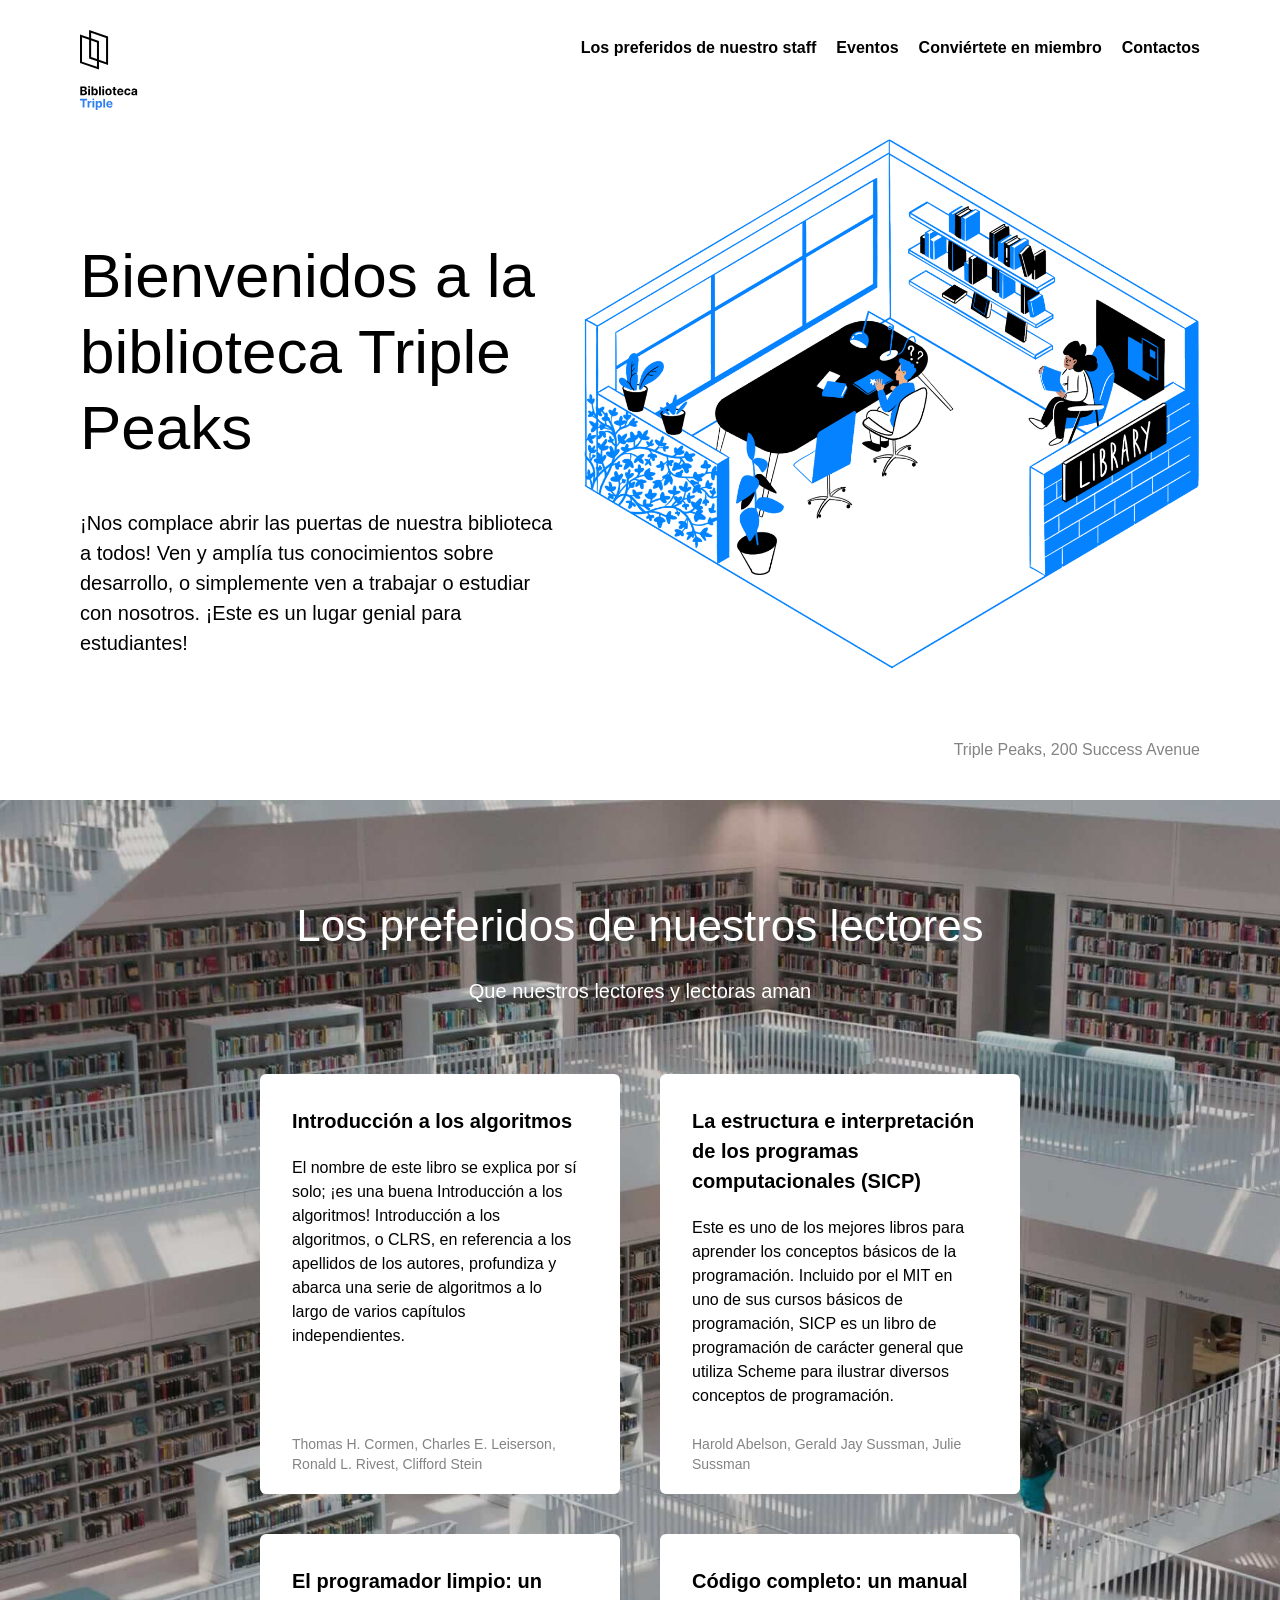
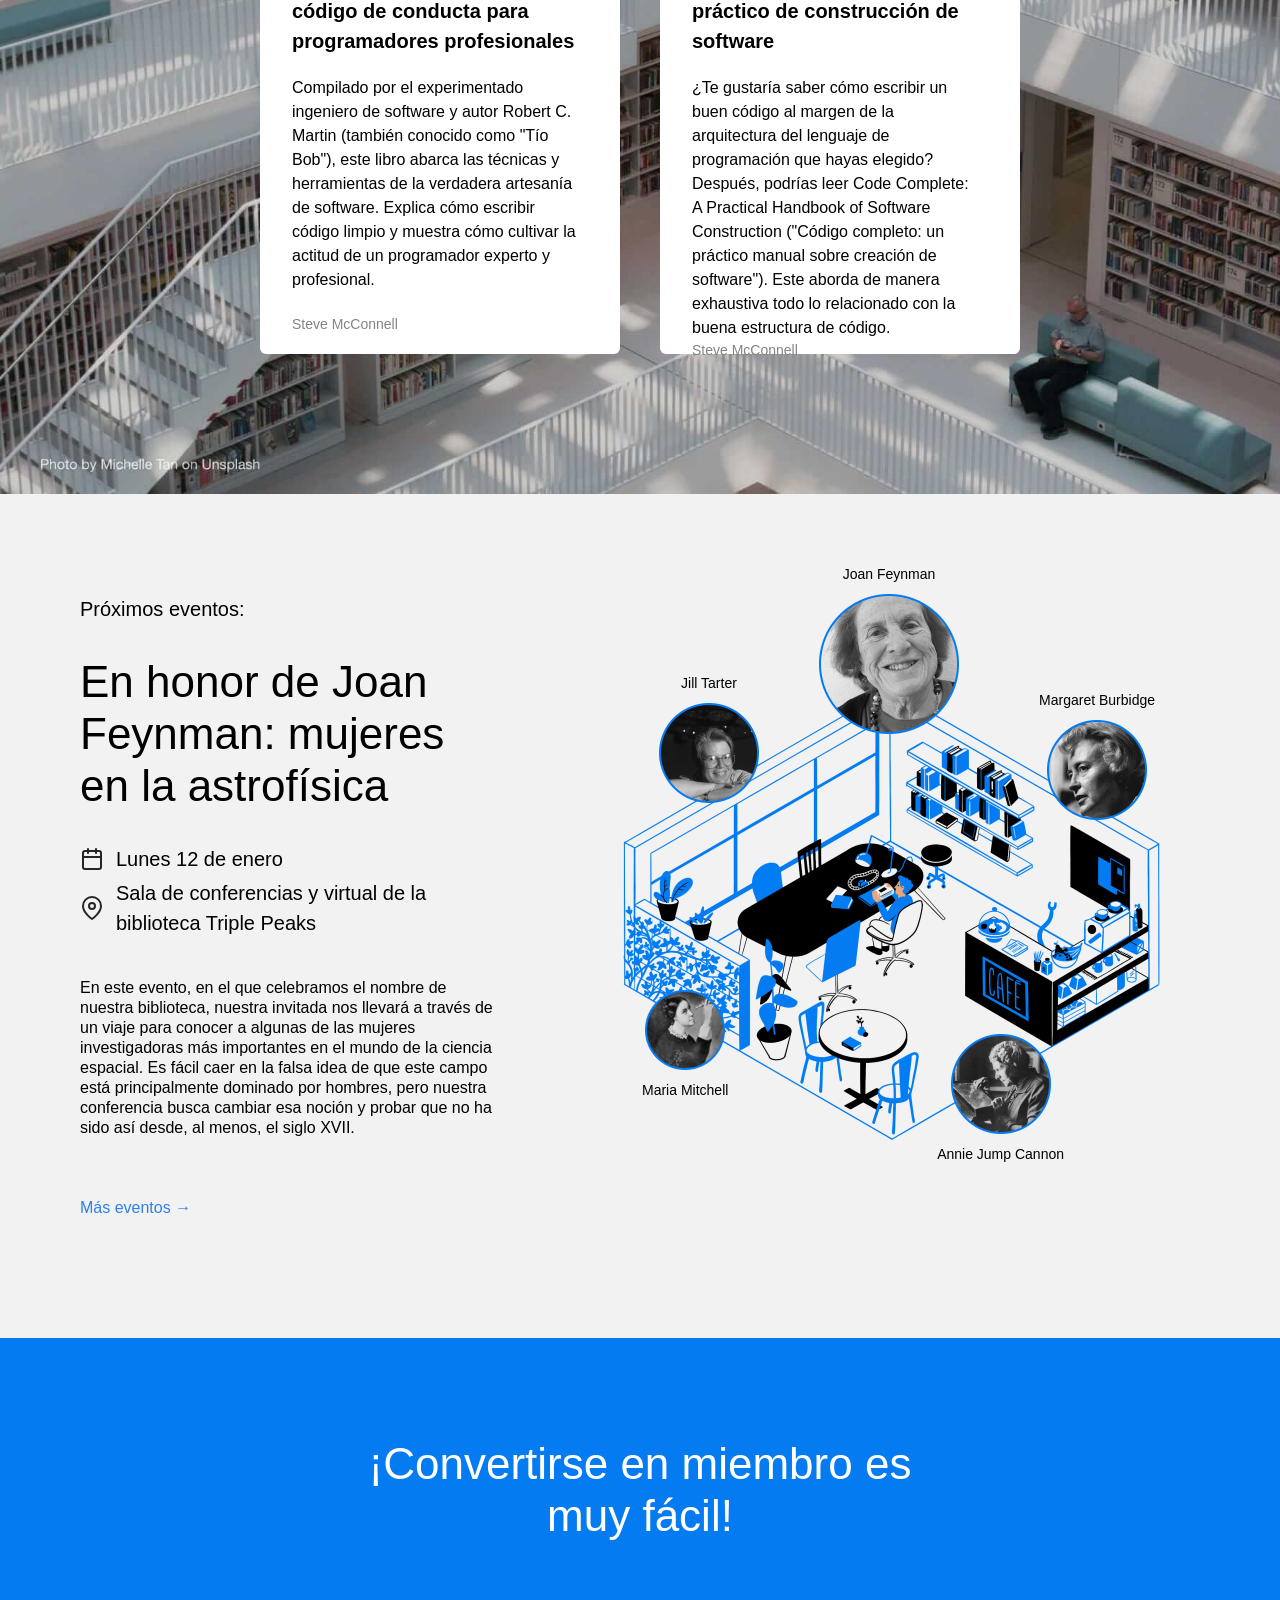
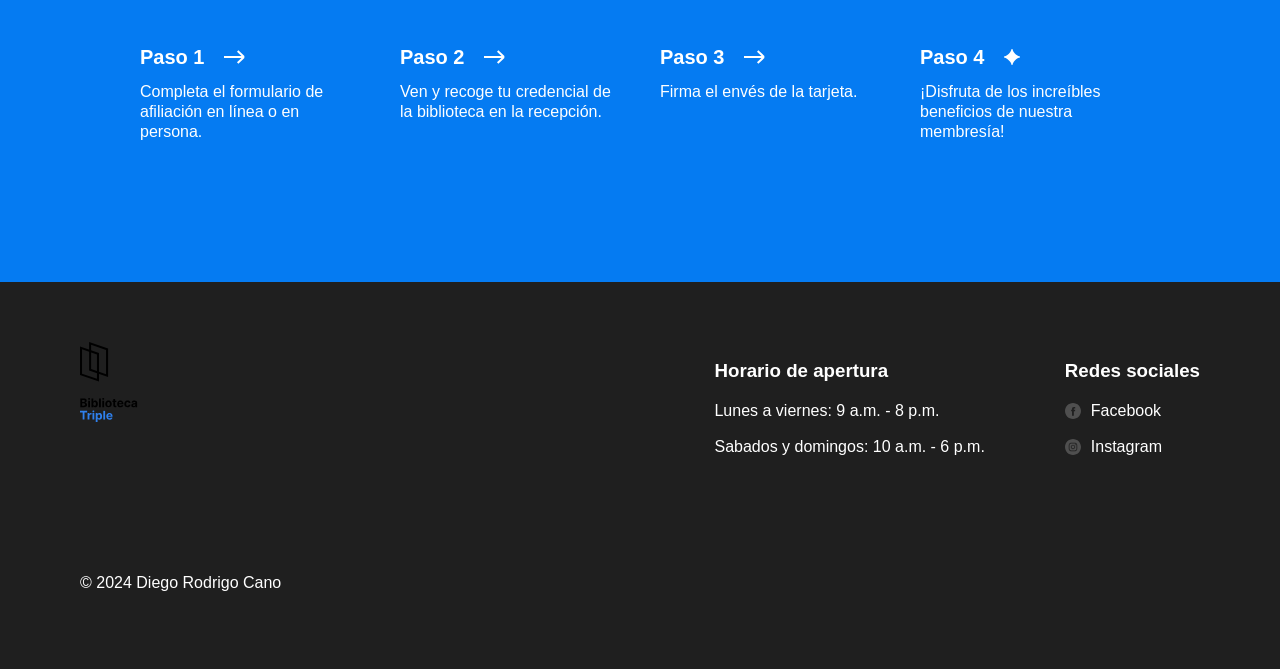
<file: index.html>
<!DOCTYPE html>
<html lang="es">
  <head>
    <meta charset="UTF-8" />
    <meta name="viewport" content="width=device-width, initial-scale=1.0" />
    <title>Biblioteca Triple Peaks</title>
    <link rel="shortcut icon" href="favicon.ico" />
    <link rel="stylesheet" href="./vendor/normalize.css" />
    <link rel="stylesheet" href="./styles/style.css" />
  </head>

  <body>
    <div class="page">
      <header class="header">
        <nav class="nav">
          <img
            src="./images/logo.svg"
            alt="Logotipo de la Biblioteca Triple Peaks"
            class="nav__logo"
          />
          <ul class="nav__links">
            <li>
              <a href="#staff" class="nav__link"
                >Los preferidos de nuestro staff</a
              >
            </li>
            <li>
              <a href="#events" class="nav__link">Eventos</a>
            </li>
            <li>
              <a href="#membership" class="nav__link">Conviértete en miembro</a>
            </li>
            <li>
              <a href="#footer" class="nav__link">Contactos</a>
            </li>
          </ul>
        </nav>
        <div class="header__content">
          <div>
            <h1 class="header__title">
              Bienvenidos a la biblioteca Triple Peaks
            </h1>
            <p class="header__description">
              ¡Nos complace abrir las puertas de nuestra biblioteca a todos! Ven
              y amplía tus conocimientos sobre desarrollo, o simplemente ven a
              trabajar o estudiar con nosotros. ¡Este es un lugar genial para
              estudiantes!
            </p>
          </div>

          <img
            src="./images/inside_the_library.png"
            alt="Ilustración 'Dentro de la biblioteca'"
            class="header__image"
          />
        </div>
        <div class="header__footer">
          <p class="header__address">Triple Peaks, 200 Success Avenue</p>
        </div>
      </header>

      <main class="content">
        <section class="staff" id="staff">
          <h2 class="staff__title">Los preferidos de nuestros lectores</h2>
          <p class="staff__subtitle">Que nuestros lectores y lectoras aman</p>
          <ul class="staff__cards">
            <li class="card">
              <div class="card__content">
                <h3 class="card__title">Introducción a los algoritmos</h3>
                <p class="card__text">
                  El nombre de este libro se explica por sí solo; ¡es una buena
                  Introducción a los algoritmos! Introducción a los algoritmos,
                  o CLRS, en referencia a los apellidos de los autores,
                  profundiza y abarca una serie de algoritmos a lo largo de
                  varios capítulos independientes.
                </p>
                <p class="card__footer">
                  Thomas H. Cormen, Charles E. Leiserson, Ronald L. Rivest,
                  Clifford Stein
                </p>
              </div>
            </li>

            <li class="card">
              <div class="card__content">
                <h3 class="card__title">
                  La estructura e interpretación de los programas
                  computacionales (SICP)
                </h3>
                <p class="card__text">
                  Este es uno de los mejores libros para aprender los conceptos
                  básicos de la programación. Incluido por el MIT en uno de sus
                  cursos básicos de programación, SICP es un libro de
                  programación de carácter general que utiliza Scheme para
                  ilustrar diversos conceptos de programación.
                </p>
                <p class="card__footer">
                  Harold Abelson, Gerald Jay Sussman, Julie Sussman
                </p>
              </div>
            </li>

            <li class="card">
              <div class="card__content">
                <h3 class="card__title">
                  El programador limpio: un código de conducta para
                  programadores profesionales
                </h3>
                <p class="card__text">
                  Compilado por el experimentado ingeniero de software y autor
                  Robert C. Martin (también conocido como "Tío Bob"), este libro
                  abarca las técnicas y herramientas de la verdadera artesanía
                  de software. Explica cómo escribir código limpio y muestra
                  cómo cultivar la actitud de un programador experto y
                  profesional.
                </p>
                <p class="card__footer">Steve McConnell</p>
              </div>
            </li>

            <li class="card">
              <div class="card__content">
                <h3 class="card__title">
                  Código completo: un manual práctico de construcción de
                  software
                </h3>
                <p class="card__text">
                  ¿Te gustaría saber cómo escribir un buen código al margen de
                  la arquitectura del lenguaje de programación que hayas
                  elegido? Después, podrías leer Code Complete: A Practical
                  Handbook of Software Construction ("Código completo: un
                  práctico manual sobre creación de software"). Este aborda de
                  manera exhaustiva todo lo relacionado con la buena estructura
                  de código.
                </p>
                <p class="card__footer">Steve McConnell</p>
              </div>
            </li>
          </ul>
        </section>
        <section class="events" id="events">
          <div class="events__content">
            <h2 class="events__heading">Próximos eventos:</h2>
            <h3 class="events__title">
              En honor de Joan Feynman: mujeres en la astrofísica
            </h3>
            <div class="event-info events__info-section">
              <div class="event-info__item">
                <img
                  src="./images/icon_calendar.svg"
                  alt="Calendar icon"
                  class="event-info__icon"
                />
                <p class="event-info__text">Lunes 12 de enero</p>
              </div>
              <div class="event-info__item">
                <img
                  src="./images/icon_pin.svg"
                  alt="Pin icon"
                  class="event-info__icon"
                />
                <p class="event-info__text">
                  Sala de conferencias y virtual de la biblioteca Triple Peaks
                </p>
              </div>
            </div>
            <p class="events__description">
              En este evento, en el que celebramos el nombre de nuestra
              biblioteca, nuestra invitada nos llevará a través de un viaje para
              conocer a algunas de las mujeres investigadoras más importantes en
              el mundo de la ciencia espacial. Es fácil caer en la falsa idea de
              que este campo está principalmente dominado por hombres, pero
              nuestra conferencia busca cambiar esa noción y probar que no ha
              sido así desde, al menos, el siglo XVII.
            </p>
            <a href="#" class="events__more">Más eventos &rarr;</a>
          </div>
          <div class="events__cover">
            <img
              src="images/cafe.png"
              alt="Cafe en la biblioteca"
              class="events__image"
            />
            <div class="person person_name_feynman">
              <p class="person__caption">Joan Feynman</p>
              <img
                src="images/person_feynman.png"
                alt="Imagen de Feynman"
                class="person__image person__image_size_l"
              />
            </div>
            <div class="person person_name_burbidge">
              <p class="person__caption">Margaret Burbidge</p>
              <img
                src="images/person_burbidge.png"
                alt="Imagen de Margaret Burbidge"
                class="person__image person__image_size_m"
              />
            </div>
            <div class="person person_name_cannon">
              <img
                src="images/person_cannon.png"
                alt="Imagen de Annie Jump Cannor"
                class="person__image person__image_size_m"
              />
              <p class="person__caption">Annie Jump Cannon</p>
            </div>
            <div class="person person_name_mitchell">
              <img
                src="images/person_mitchell.png"
                alt="Imagen de Annie Jump Cannor"
                class="person__image person__image_size_s"
              />
              <p class="person__caption">Maria Mitchell</p>
            </div>
            <div class="person person_name_tarter">
              <p class="person__caption">Jill Tarter</p>
              <img
                src="images/person_tarter.png"
                alt="Imagen de Jill Tarter"
                class="person__image person__image_size_m"
              />
            </div>
          </div>

          <!-- Comienza a crear la composición aquí -->
        </section>
        <section class="membership" id="membership">
          <h2 class="membership__title">
            ¡Convertirse en miembro es muy fácil!
          </h2>
          <ul class="membership__steps">
            <li class="step">
              <h3 class="step__title">
                Paso 1
                <img
                  src="./images/icon_step_forward.svg"
                  alt="icon forward"
                  class="step__icon"
                />
              </h3>
              <p class="step__description">
                Completa el formulario de afiliación en línea o en persona.
              </p>
            </li>
            <li class="step">
              <h3 class="step__title">
                Paso 2
                <img
                  src="./images/icon_step_forward.svg"
                  alt="icon forward"
                  class="step__icon"
                />
              </h3>
              <p class="step__description">
                Ven y recoge tu credencial de la biblioteca en la recepción.
              </p>
            </li>
            <li class="step">
              <h3 class="step__title">
                Paso 3
                <img
                  src="./images/icon_step_forward.svg"
                  alt="icon forward"
                  class="step__icon"
                />
              </h3>
              <p class="step__description">Firma el envés de la tarjeta.</p>
            </li>
            <li class="step">
              <h3 class="step__title">
                Paso 4
                <img
                  src="./images/icon_step_finish.svg"
                  alt="icon finish"
                  class="step__icon"
                />
              </h3>
              <p class="step__description">
                ¡Disfruta de los increíbles beneficios de nuestra membresía!
              </p>
            </li>
          </ul>
        </section>
      </main>
      <footer class="footer" id="footer">
        <section id="footer__columns" class="footer__columns">
          <div class="footer__column">
            <img src="images/logo.svg" alt="Logotipo" class="footer__logo" />
          </div>
          <div class="footer__column footer__column_content_hours">
            <h3 class="footer__column-heading">Horario de apertura</h3>
            <ul class="footer__list">
              <li class="footer__list-item">
                Lunes a viernes: 9 a.m. - 8 p.m.
              </li>
              <li class="footer__list-item">
                Sabados y domingos: 10 a.m. - 6 p.m.
              </li>
            </ul>
          </div>
          <div class="footer__column footer__column_content_social">
            <h3 class="footer__column-heading">Redes sociales</h3>
            <ul class="footer__list">
              <li class="footer__list-item">
                <a class="footer__column-link" href="#">
                  <img
                    src="images/facebook_white.svg"
                    alt="Facebook logo"
                    class="footer__social-icon"
                  />Facebook</a
                >
              </li>
              <li class="footer__list-item">
                <a class="footer__column-link" href="#">
                  <img
                    src="images/instagram_white.svg"
                    alt="Instagram logo"
                    class="footer__social-icon"
                  />Instagram</a
                >
              </li>
            </ul>
          </div>
        </section>
        <p class="footer__copyright">© 2024 Diego Rodrigo Cano</p>
      </footer>
    </div>
  </body>
</html>
</file>
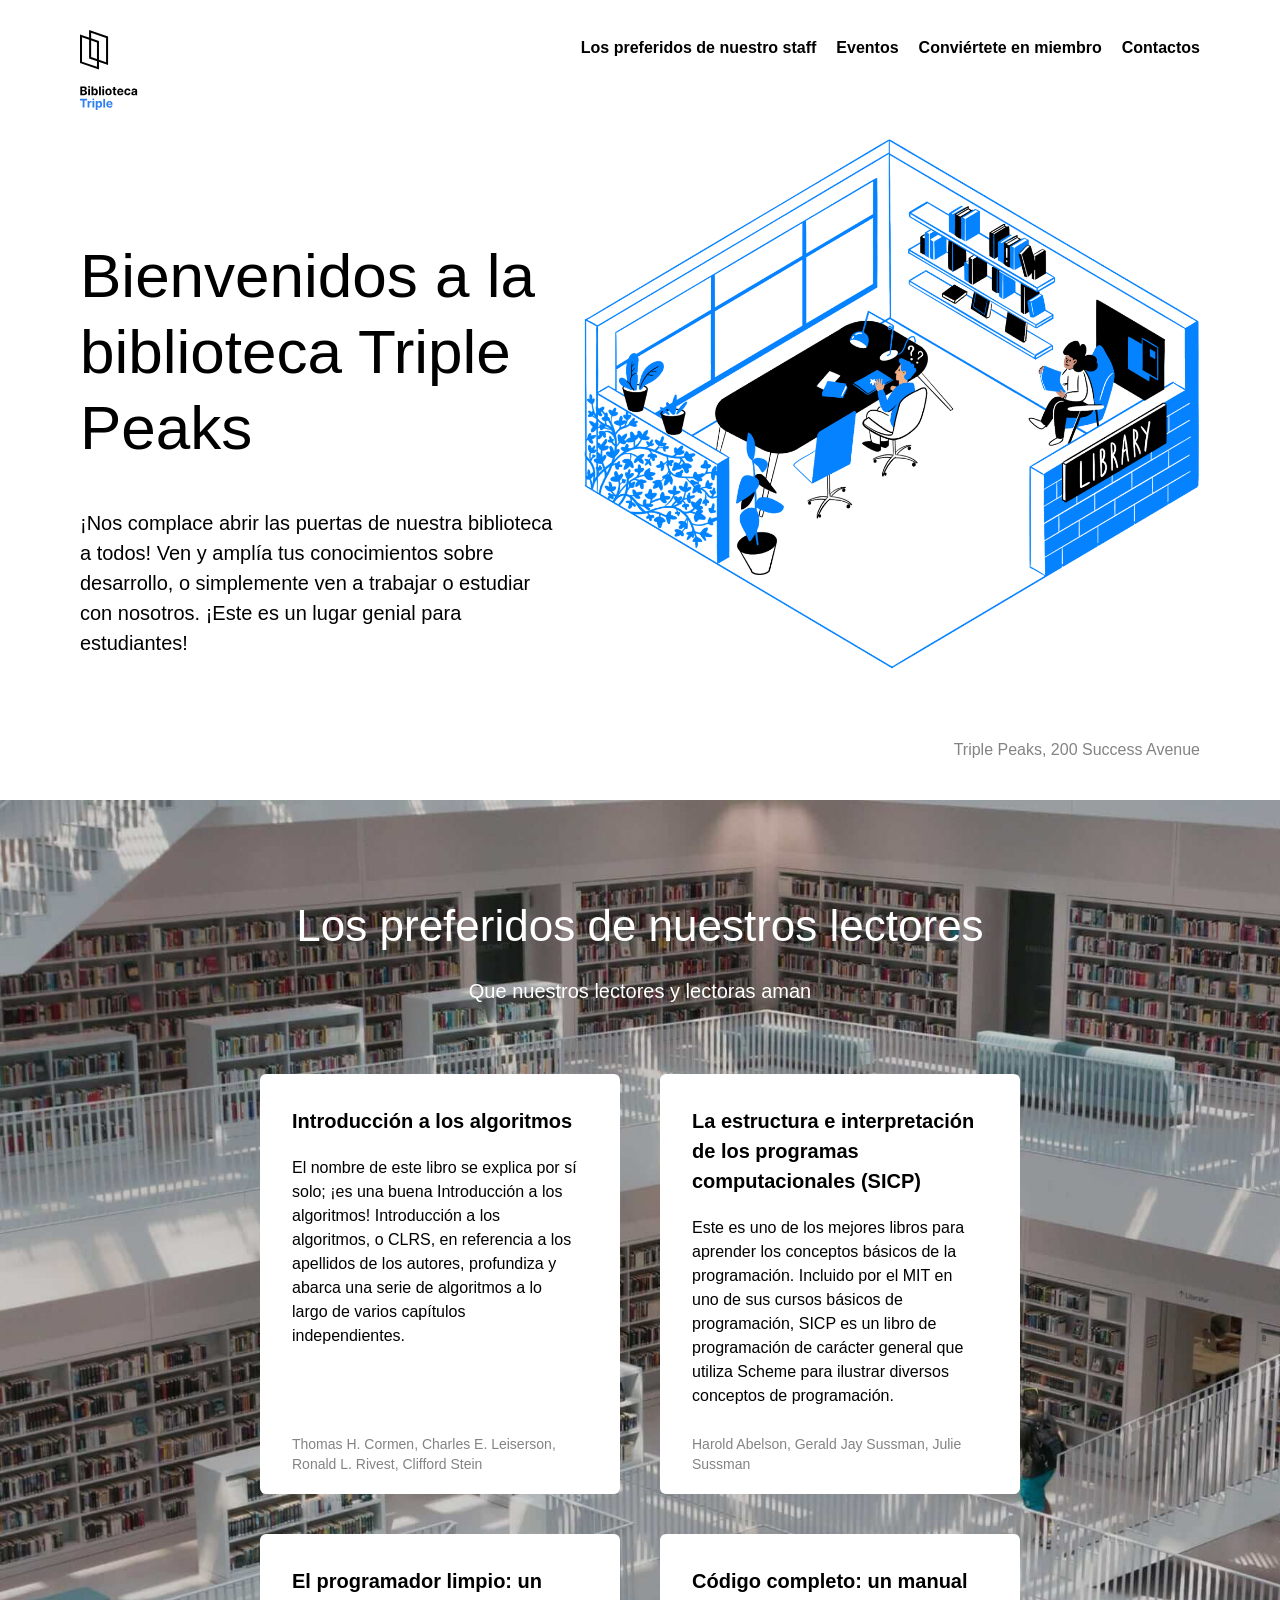
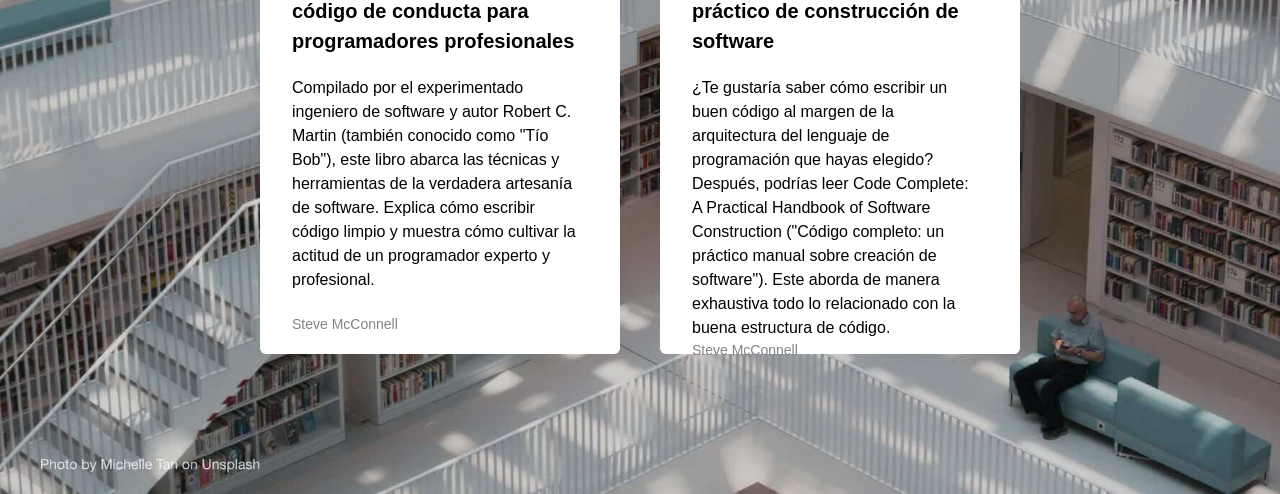
<file: index.html.html>
<!DOCTYPE html>
<html lang="es">
  <head>
    <meta charset="UTF-8" />
    <meta name="viewport" content="width=device-width, initial-scale=1.0" />
    <title>Biblioteca Triple Peaks</title>
    <link rel="shortcut icon" href="favicon.ico" />
    <link rel="stylesheet" href="./vendor/normalize.css" />
    <link rel="stylesheet" href="./styles/style.css" />
  </head>

  <body>
    <div class="page">
      <header class="header">
        <nav class="nav">
          <img
            src="./images/logo.svg"
            alt="Logotipo de la Biblioteca Triple Peaks"
            class="nav__logo"
          />
          <ul class="nav__links">
            <li>
              <a href="#staff" class="nav__link"
                >Los preferidos de nuestro staff</a
              >
            </li>
            <li>
              <a class="nav__link">Eventos</a>
            </li>
            <li>
              <a class="nav__link">Conviértete en miembro</a>
            </li>
            <li>
              <a class="nav__link">Contactos</a>
            </li>
          </ul>
        </nav>
        <div class="header__content">
          <div>
            <h1 class="header__title">
              Bienvenidos a la biblioteca Triple Peaks
            </h1>
            <p class="header__description">
              ¡Nos complace abrir las puertas de nuestra biblioteca a todos! Ven
              y amplía tus conocimientos sobre desarrollo, o simplemente ven a
              trabajar o estudiar con nosotros. ¡Este es un lugar genial para
              estudiantes!
            </p>
          </div>

          <img
            src="./images/inside_the_library.png"
            alt="Ilustración 'Dentro de la biblioteca'"
            class="header__image"
          />
        </div>
        <div class="header__footer">
          <p class="header__address">Triple Peaks, 200 Success Avenue</p>
        </div>
      </header>

      <main class="content">
        <section class="staff" id="staff">
          <h2 class="staff__title">Los preferidos de nuestros lectores</h2>
          <p class="staff__subtitle">Que nuestros lectores y lectoras aman</p>
          <ul class="staff__cards">
            <li class="card">
              <div class="card__content">
                <h3 class="card__title">Introducción a los algoritmos</h3>
                <p class="card__text">
                  El nombre de este libro se explica por sí solo; ¡es una buena
                  Introducción a los algoritmos! Introducción a los algoritmos,
                  o CLRS, en referencia a los apellidos de los autores,
                  profundiza y abarca una serie de algoritmos a lo largo de
                  varios capítulos independientes.
                </p>
                <p class="card__footer">
                  Thomas H. Cormen, Charles E. Leiserson, Ronald L. Rivest,
                  Clifford Stein
                </p>
              </div>
            </li>

            <li class="card">
              <div class="card__content">
                <h3 class="card__title">
                  La estructura e interpretación de los programas
                  computacionales (SICP)
                </h3>
                <p class="card__text">
                  Este es uno de los mejores libros para aprender los conceptos
                  básicos de la programación. Incluido por el MIT en uno de sus
                  cursos básicos de programación, SICP es un libro de
                  programación de carácter general que utiliza Scheme para
                  ilustrar diversos conceptos de programación.
                </p>
                <p class="card__footer">
                  Harold Abelson, Gerald Jay Sussman, Julie Sussman
                </p>
              </div>
            </li>

            <li class="card">
              <div class="card__content">
                <h3 class="card__title">
                  El programador limpio: un código de conducta para
                  programadores profesionales
                </h3>
                <p class="card__text">
                  Compilado por el experimentado ingeniero de software y autor
                  Robert C. Martin (también conocido como "Tío Bob"), este libro
                  abarca las técnicas y herramientas de la verdadera artesanía
                  de software. Explica cómo escribir código limpio y muestra
                  cómo cultivar la actitud de un programador experto y
                  profesional.
                </p>
                <p class="card__footer">Steve McConnell</p>
              </div>
            </li>

            <li class="card">
              <div class="card__content">
                <h3 class="card__title">
                  Código completo: un manual práctico de construcción de
                  software
                </h3>
                <p class="card__text">
                  ¿Te gustaría saber cómo escribir un buen código al margen de
                  la arquitectura del lenguaje de programación que hayas
                  elegido? Después, podrías leer Code Complete: A Practical
                  Handbook of Software Construction ("Código completo: un
                  práctico manual sobre creación de software"). Este aborda de
                  manera exhaustiva todo lo relacionado con la buena estructura
                  de código.
                </p>
                <p class="card__footer">Steve McConnell</p>
              </div>
            </li>
          </ul>
        </section>
      </main>
    </div>
  </body>
</html>
</file>
<file: styles/style.css>
.page {
  min-width: 1100px;
  max-width: 1600px;
  margin: auto;
  font-family: Arial, Helvetica, sans-serif;
  font-size: 16px;
  line-height: 20px;
}

.header {
  display: flex;
  flex-direction: column;
  height: 100vh;
  min-height: 720px;
  max-height: 800px;
  padding: 30px 80px 40px;
  position: relative;
  box-sizing: border-box;
}

.nav {
  display: flex;
  align-items: normal;
  flex-wrap: wrap;
  min-width: 1100px;
  max-width: 1600px;
  justify-content: space-between;
}

.nav__logo {
  display: flex;
  width: 58px;
  height: 80px;
}

.nav__links {
  display: flex;
  column-gap: 20px;
  list-style-type: none;
  padding: 0px;
  margin: 8px 0 0;
  margin-left: auto;
}

.nav__link {
  color: #000000;
  text-decoration: none;
  font-weight: bold;
}

.header__content {
  display: flex;
  min-width: 1100px;
  max-width: 1600px;
  justify-content: space-between;
}

.header__title {
  font-size: 62px;
  line-height: 76px;
  font-weight: 500;
  max-width: 635px;
  margin-top: 128px;
}

.header__description {
  font-size: 20px;
  line-height: 30px;
  max-width: 515px;
  margin-top: 32px;
}

.header__image {
  max-width: 636px;
}

.header__footer {
  margin-top: auto;
  width: 100%;
  display: flex;
  align-items: center;
  justify-content: flex-end;
  box-sizing: border-box;
}

.header__link {
  color: #2f80ed;
  text-decoration: none;
}

.header__address {
  margin: 0;
  color: #838383;
}

.staff {
  background-image: url("../images/staff_picks_background.jpg");
  padding: 100px 0 140px;
  background-size: cover;
}

.staff__title {
  text-align: center;
  font-size: 44px;
  line-height: 52px;
  font-weight: 400;
  margin: 0 0 24px;
  color: #ffffff;
}

.staff__subtitle {
  text-align: center;
  font-size: 20px;
  line-height: 30px;
  font-weight: 400;
  margin: 0;
  color: #ffffff;
}

/* Agrega la regla CSS para tu nueva clase aquí. Asegúrate de colocarlo antes de .card:, los padres deben preceder a sus hijos */
.staff__cards {
  max-width: 760px;
  margin: 68px auto 0;
  align-content: center;
  display: flex;
  flex-wrap: wrap;
  justify-content: center;
  row-gap: 40px;
  column-gap: 40px;
  list-style-type: none;
  padding-left: 0;
}

.card {
  background-color: #fff;
  border-radius: 6px;
  padding: 32px 40px 20px 32px;
  box-sizing: border-box;
  height: 420px;
  width: 360px;
}

.card__content {
  width: 100%;
  height: 100%;
  display: flex;
  flex-direction: column;
}

.card__title {
  font-size: 20px;
  line-height: 30px;
  font-weight: 700;
  margin: 0;
}

.card__text {
  margin: 20px 0 0;
  font-size: 16px;
  line-height: 24px;
}

.card__footer {
  margin: 0;
  font-size: 14px;
  line-height: 20px;
  color: #838383;
  margin-top: auto;
}
.events {
  padding: 100px 0 120px 80px;
  display: flex;
  align-items: start;
  justify-content: space-between;
  box-sizing: border-box;
  background-color: #f2f2f2;
}

.events__content {
  flex-basis: 580px;
}

.events__heading {
  font-size: 20px;
  font-weight: 500;
  line-height: 30px;
  margin: 0;
}

.events__title {
  font-size: 44px;
  font-weight: 500;
  line-height: 52px;
  margin: 32px 0 0;
}

.events__info-section {
  margin-top: 32px;
}

.event-info__item {
  display: flex;
  align-items: center;
  margin-bottom: 4px;
  font-weight: 500;
}

.event-info__icon {
  background-repeat: no-repeat;
  background-position: center;
  margin-right: 12px;
  width: 24px;
  height: 24px;
}

.event-info__text {
  font-size: 20px;
  font-weight: 500;
  line-height: 30px;
  margin: 0;
}

.events__description {
  margin: 40px 0 60px;
}

.events__more {
  color: #2f80ed;
  text-decoration: none;
}

.events__cover {
  flex-grow: 1;
  flex-shrink: 0;
  flex-basis: 780px;
  max-width: 780px;
  position: relative;
}

.events__image {
  max-width: 100%;
}

.person {
  position: absolute;
  display: flex;
  align-items: center;
  flex-direction: column;
  gap: 10px;
}

.person_name_feynman {
  top: -30px;
  left: 319px;
}

.person_name_burbidge {
  top: 96px;
  right: 125px;
}

.person_name_cannon {
  bottom: 18px;
  right: 216px;
}

.person_name_mitchell {
  bottom: 82px;
  left: 142px;
}

.person_name_tarter {
  top: 79px;
  left: 159px;
}

.person__image {
  max-width: 100%;
}

.person__image_size_l {
  width: 140px;
}

.person__image_size_m {
  width: 100px;
}

.person__image_size_s {
  width: 80px;
}

.person__caption {
  text-align: center;
  font-size: 14px;
  margin: 0;
}

.membership {
  padding: 100px 0 140px;
  background-color: #057bf2;
  color: #ffffff;
}

.membership__title {
  max-width: 574px;
  margin: 0 auto;
  text-align: center;
  font-size: 44px;
  font-weight: 500;
  line-height: 52px;
}

.membership__steps {
  list-style-type: none;
  column-gap: 40px;
  padding: 0;
  margin: 100px 0 0;
  display: flex;
  flex-flow: row nowrap;
  justify-content: center;
  /* Agrega estilos */
}

.step {
  flex-basis: 220px;
  /* Agrega estilos */
}

.step__title {
  margin: 0;
  font-size: 20px;
  line-height: 30px;
  font-weight: 700;
  display: flex;
  align-items: center;
}

.step__icon {
  margin-left: 20px;
}

.step__description {
  margin: 10px 0 0;
}

.footer {
  box-sizing: border-box;
  padding: 60px 80px;
  background-color: #1f1f1f;
  color: #fff;
}

.footer__columns {
  display: flex;
  justify-content: space-between;
}

.footer__column_content_hours {
  margin-left: auto;
}

.footer__column_content_social {
  display: block;
  margin-left: 80px;
  margin-right: 0;
}

.footer__logo {
  width: 58px;
  height: 80px;
}

.footer__column-heading {
  margin-bottom: 20px;
}

.footer__list {
  /* El siguiente código elimina los estilos predeterminados del navegador para las listas */
  list-style-type: none;
  padding: 0;
  margin: 0;
}

.footer__list-item {
  margin-bottom: 16px;
}

.footer__column-link {
  color: white;
  text-decoration: none;
  display: flex;
  align-items: center;
  column-gap: 10px;
}

.footer__social-icon {
  width: 16px;
  height: 16px;
}

.footer__copyright {
  margin-top: 100px;
}
</file>
